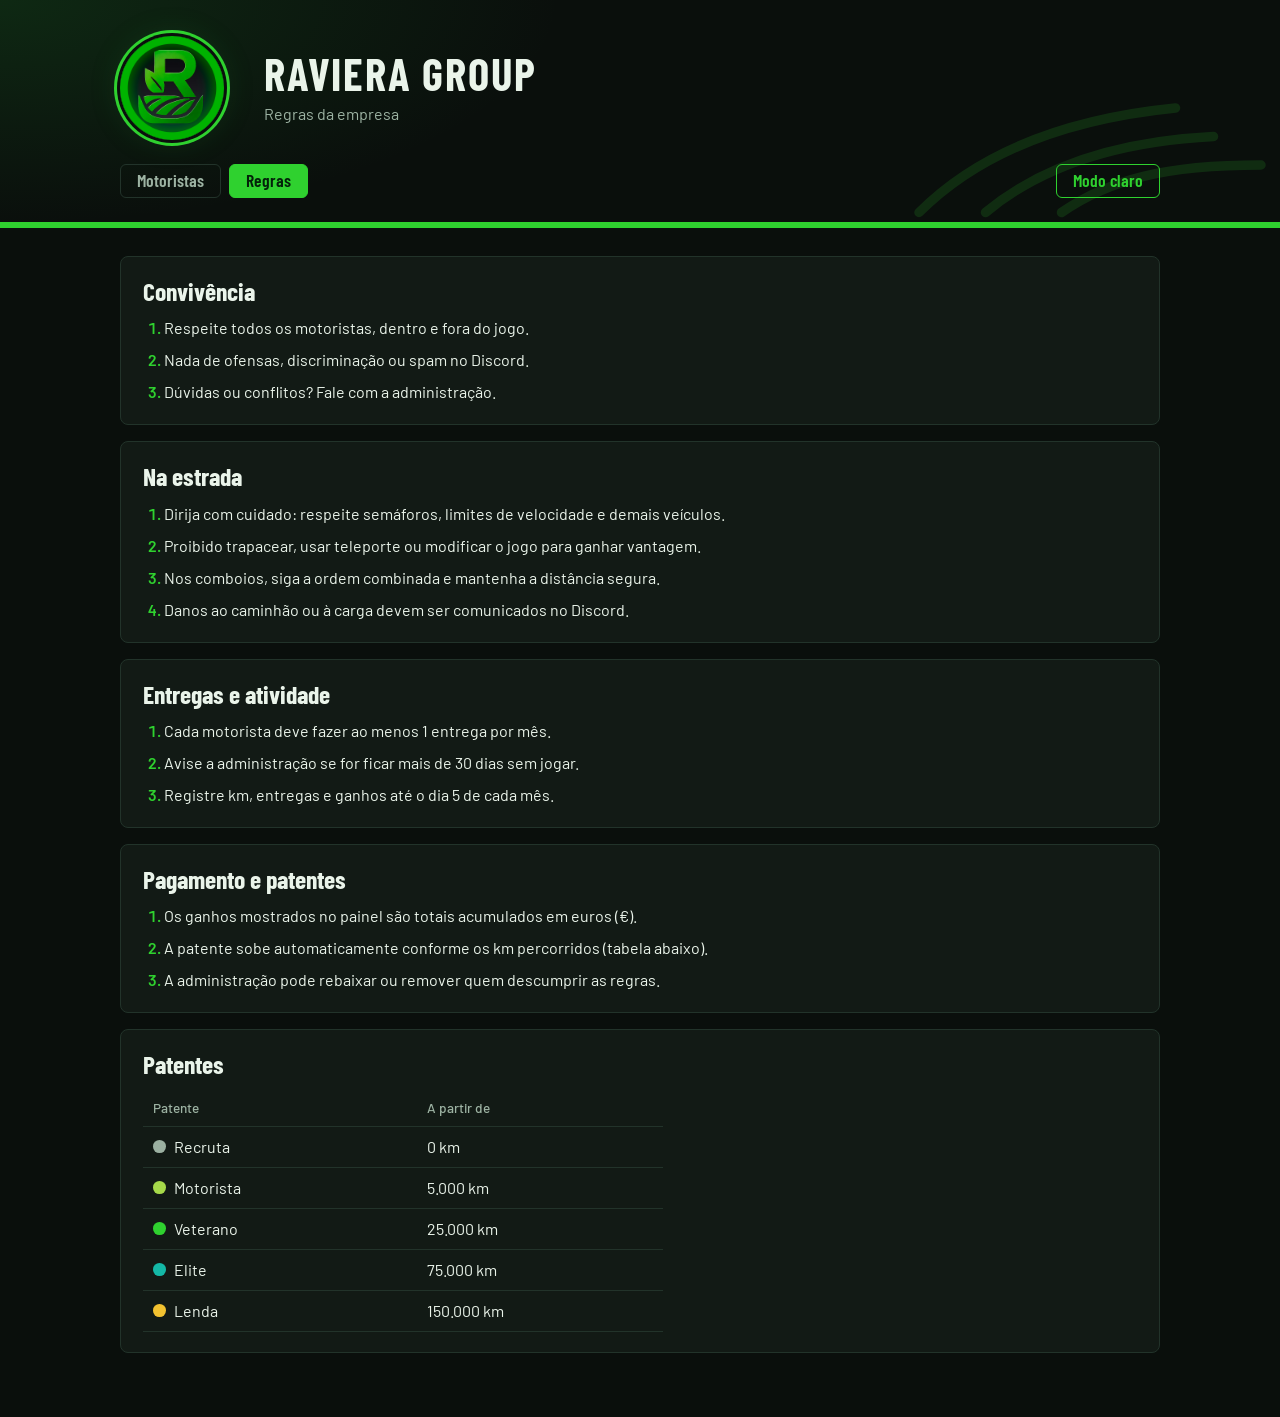
<file: regras.html>
<!DOCTYPE html>
<html lang="pt-BR">
<head>
<meta charset="utf-8">
<meta name="viewport" content="width=device-width, initial-scale=1">
<meta name="color-scheme" content="dark light">
<link rel="icon" href="logo.png">
<script src="tema.js"></script>
<title>Regras · RAVIERA GROUP</title>
<link rel="preconnect" href="https://fonts.googleapis.com">
<link rel="preconnect" href="https://fonts.gstatic.com" crossorigin>
<link href="https://fonts.googleapis.com/css2?family=Barlow+Condensed:wght@500;600;700&family=Barlow:wght@400;500;600&display=swap" rel="stylesheet">
<link rel="stylesheet" href="style.css">
</head>
<body>
<header><div class="wrap topo">
  <img class="logo" src="logo.png" alt="Logo da RAVIERA GROUP" width="104" height="104">
  <div class="titulo"><h1 id="nome"></h1><p>Regras da empresa</p></div>
</div>
<nav class="wrap menu" aria-label="Páginas"><a href="index.html">Motoristas</a><a href="regras.html" aria-current="page">Regras</a><button class="tema" id="tema" type="button"></button></nav></header>
<main class="wrap" style="padding-top:1.75rem;padding-bottom:3rem">
  <div id="regras"></div>
  <section class="regra"><h2>Patentes</h2>
    <table class="pat"><thead><tr><th>Patente</th><th>A partir de</th></tr></thead><tbody id="pat"></tbody></table>
  </section>
</main>
<script src="motoristas.js"></script>
<script>
const $=id=>document.getElementById(id);
const esc=s=>String(s).replace(/[&<>"']/g,c=>({"&":"&amp;","<":"&lt;",">":"&gt;",'"':"&quot;","'":"&#39;"}[c]));
document.title="Regras · "+EMPRESA.nome;
$("nome").textContent=EMPRESA.nome; $("regras").innerHTML=REGRAS.map(r=>`<section class="regra"><h2>${esc(r.titulo)}</h2><ol>${r.itens.map(i=>`<li>${esc(i)}</li>`).join("")}</ol></section>`).join("");
$("pat").innerHTML=PATENTES.map(p=>`<tr style="--cor:${p.cor}"><td><i></i>${esc(p.n)}</td><td>${p.min.toLocaleString("pt-BR")} km</td></tr>`).join("");
</script>
</body>
</html>
</file>
<file: style.css>
:root{
  color-scheme:dark;
  --fundo:#0a0f0c; --painel:#121a15; --linha:#22332a; --texto:#eaf4ea; --suave:#9db3a3;
  --destaque:#2fd12f; --sobre:#04210a; --brilho:#1f8f2f33; --cinza:#6b7d70;
  --titulo:"Barlow Condensed","Arial Narrow",sans-serif;
  --corpo:"Barlow",system-ui,sans-serif;
}
:root[data-theme="light"]{
  color-scheme:light;
  --fundo:#f1f7f1; --painel:#ffffff; --linha:#cfe0cf; --texto:#102016; --suave:#4f6657;
  --destaque:#0b8f1c; --sobre:#ffffff; --brilho:#2fd12f22; --cinza:#8a9a8f;
}
*{box-sizing:border-box;margin:0}
html{scroll-padding-top:1rem}
body{background:var(--fundo);color:var(--texto);font:400 1rem/1.5 var(--corpo);min-height:100vh}
.wrap{max-width:1080px;margin:0 auto;padding:0 1.25rem}

/* ---------- topo ---------- */
header{padding:2.25rem 0 1.5rem;border-bottom:6px solid var(--destaque);background:radial-gradient(800px 320px at 0 0,var(--brilho),transparent 70%),url("data:image/svg+xml,%3Csvg xmlns='http://www.w3.org/2000/svg' viewBox='0 0 400 160' fill='none' stroke='%2330c030' stroke-width='10' stroke-linecap='round' opacity='.16'%3E%3Cpath d='M20 150C90 80 190 50 290 40'/%3E%3Cpath d='M90 150C150 100 230 75 330 70'/%3E%3Cpath d='M170 150C220 115 280 100 380 100'/%3E%3C/svg%3E") right bottom/380px no-repeat}
.topo{display:flex;flex-wrap:wrap;align-items:center;gap:1.5rem 2.5rem}
.titulo h1{font:700 clamp(1.8rem,4vw,2.8rem)/1.05 var(--titulo)}
.titulo p{color:var(--suave);margin-top:.35rem}
.btn{display:inline-block;margin-top:.8rem;padding:.5rem 1rem;border-radius:6px;background:var(--destaque);color:var(--sobre);font-weight:600;text-decoration:none}
.btn:hover{filter:brightness(1.08)}

/* ---------- totais ---------- */
.totais{display:grid;grid-template-columns:repeat(auto-fit,minmax(150px,1fr));gap:1px;background:var(--linha);margin:1.75rem 0;border:1px solid var(--linha);border-radius:8px;overflow:hidden}
.totais div{background:var(--painel);padding:1rem 1.1rem}
.totais b{display:block;font:700 2rem/1.1 var(--titulo)}
.totais span{color:var(--suave);font-size:.9rem}

/* ---------- controles ---------- */
.controles{display:flex;flex-wrap:wrap;gap:.75rem;margin-bottom:1.25rem}
.controles input,.controles select{background:var(--painel);color:var(--texto);border:1px solid var(--linha);border-radius:6px;padding:.6rem .8rem;font:inherit}
.controles input{flex:1 1 220px}
:focus-visible{outline:3px solid var(--destaque);outline-offset:2px}

/* ---------- motoristas ---------- */
.lista{display:grid;gap:.75rem;padding-bottom:3rem}
.card{background:var(--painel);border:1px solid var(--linha);border-left:6px solid var(--cor,var(--cinza));border-radius:8px}
.card>button{all:unset;box-sizing:border-box;cursor:pointer;display:grid;grid-template-columns:auto auto 1fr auto;gap:.9rem;align-items:center;width:100%;padding:1rem 1.1rem}
.card>button:focus-visible{outline:3px solid var(--destaque);outline-offset:-3px}
.pos{font:700 1.8rem/1 var(--titulo);color:var(--suave);min-width:2.2rem;text-align:center}
.nome{font:600 1.35rem/1.15 var(--titulo)}
.sub{color:var(--suave);font-size:.9rem}
.patente{display:inline-block;margin-right:.5rem;padding:0 .5rem;border-radius:4px;background:var(--cor);color:#0d1117;font-weight:600;font-size:.8rem}
.km{text-align:right}
.km b{font:700 1.6rem/1 var(--titulo)}
.km small{display:block;color:var(--suave);font-size:.8rem}
.status{display:inline-flex;align-items:center;gap:.35rem;font-size:.85rem;color:var(--suave)}
.status::before{content:"";width:.6rem;height:.6rem;border-radius:50%;background:var(--s)}
.detalhe{display:none;padding:0 1.1rem 1.1rem;border-top:1px solid var(--linha)}
.card.aberto .detalhe{display:block}
.grade{display:grid;grid-template-columns:repeat(auto-fit,minmax(170px,1fr));gap:.9rem 1.5rem;padding:1rem 0}
.grade dt{color:var(--suave);font-size:.8rem}
.grade dd{font-weight:500}
.prog{height:10px;border-radius:5px;background:var(--fundo);overflow:hidden}
.prog i{display:block;height:100%;background:var(--cor)}
.proxima{font-size:.85rem;color:var(--suave);margin-top:.4rem}
.vazio{padding:2rem;text-align:center;color:var(--suave);border:1px dashed var(--linha);border-radius:8px}
footer{border-top:2px solid var(--linha);padding:1.25rem 0;color:var(--suave);font-size:.85rem}
@media(max-width:560px){
  .card>button{grid-template-columns:auto auto 1fr}
  .km{grid-column:2/4;text-align:left}
}
@media(prefers-reduced-motion:no-preference){.prog i{transition:width .5s}}
/* ---------- fotos ---------- */
.av{width:56px;height:56px;border-radius:50%;object-fit:cover;background:var(--fundo);border:3px solid var(--cor,var(--linha));display:flex;align-items:center;justify-content:center;font:700 1.3rem/1 var(--titulo);color:var(--texto);flex:none}
.ganho{color:var(--destaque)!important;font-weight:600}
/* ---------- menu e regras ---------- */
.menu{display:flex;gap:.5rem;margin-top:1.5rem}
.menu a{padding:.45rem 1rem;border-radius:6px;color:var(--suave);text-decoration:none;font:600 1.1rem/1 var(--titulo);border:1px solid var(--linha)}
.menu a[aria-current]{background:var(--destaque);border-color:var(--destaque);color:var(--sobre)}
.menu a:hover{color:var(--texto)}
.regra{background:var(--painel);border:1px solid var(--linha);border-radius:8px;padding:1.25rem 1.4rem;margin-bottom:1rem}
.regra h2{font:700 1.6rem/1.1 var(--titulo);margin-bottom:.7rem}
.regra ol{padding-left:1.3rem;display:grid;gap:.5rem;max-width:70ch}
.regra li::marker{color:var(--destaque);font-weight:600}
table.pat{width:100%;border-collapse:collapse;max-width:520px}
.pat th,.pat td{text-align:left;padding:.5rem .6rem;border-bottom:1px solid var(--linha)}
.pat th{color:var(--suave);font-weight:500;font-size:.85rem}
.pat i{display:inline-block;width:.8rem;height:.8rem;border-radius:50%;margin-right:.5rem;background:var(--cor)}

/* ---------- logo e tema ---------- */
.logo{width:104px;height:104px;border-radius:50%;flex:none;box-shadow:0 0 0 3px var(--fundo),0 0 0 6px var(--destaque),0 0 32px var(--brilho)}
.titulo h1{letter-spacing:.04em}
.menu{align-items:center}
.tema{margin-left:auto;cursor:pointer;padding:.45rem 1rem;border-radius:6px;border:1px solid var(--destaque);background:transparent;color:var(--destaque);font:600 1.1rem/1 var(--titulo)}
.tema:hover{background:var(--destaque);color:var(--sobre)}
body{transition:background .25s,color .25s}
.btn[hidden]{display:none}
.tema{white-space:nowrap}
@media(max-width:560px){.totais b{font-size:1.5rem}.logo{width:84px;height:84px}}
</file>
